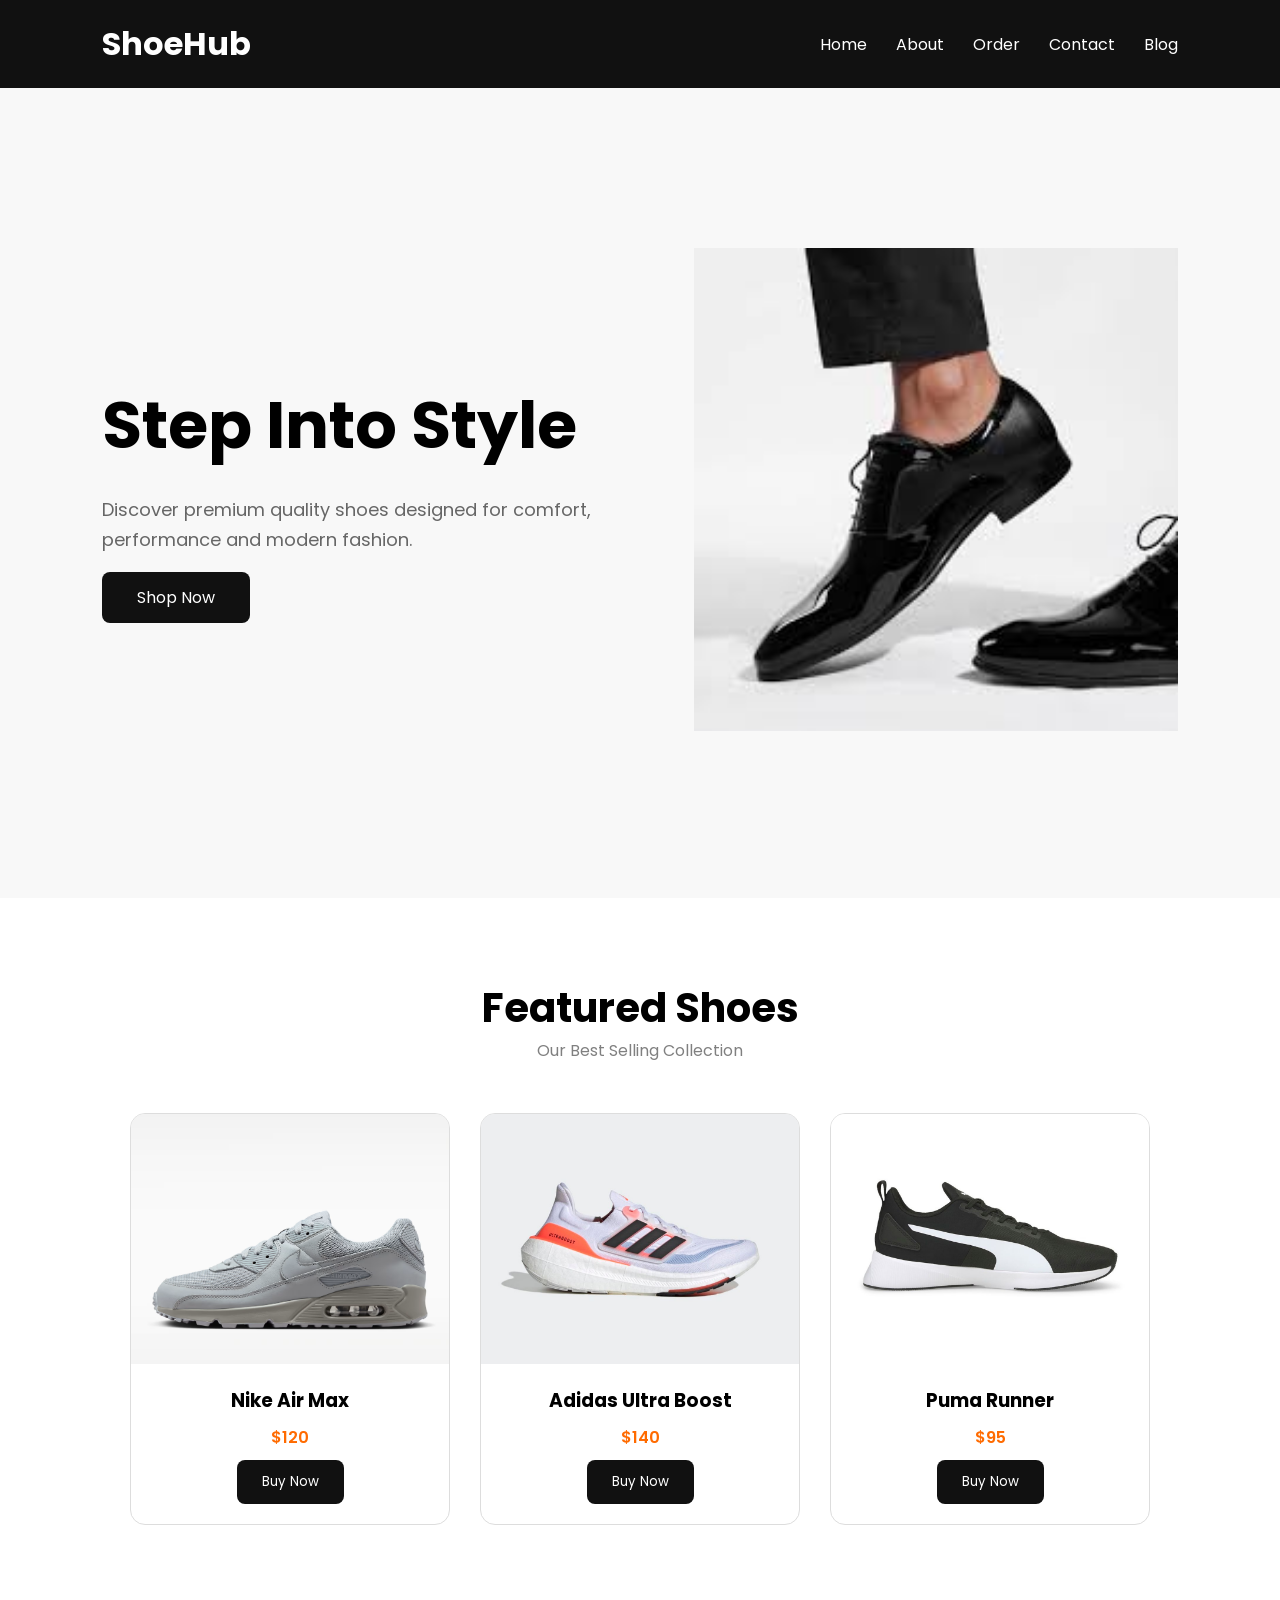
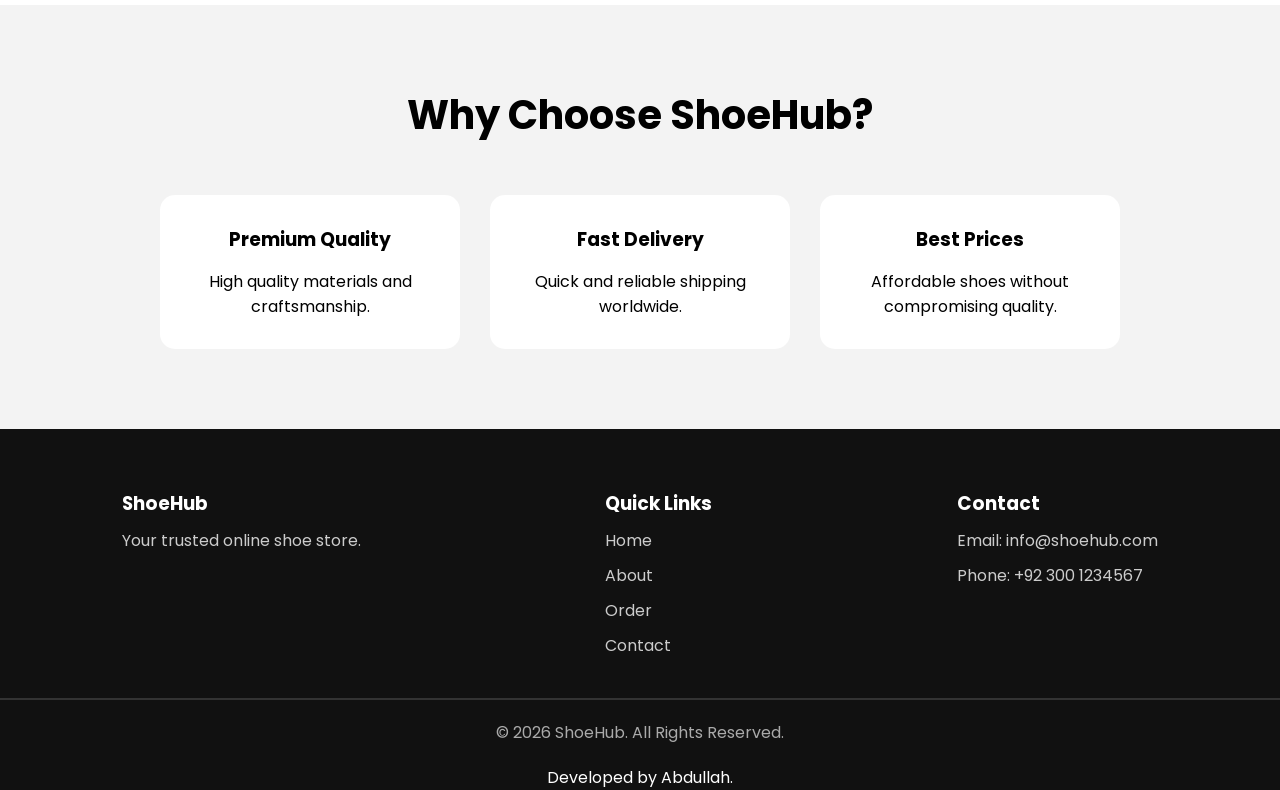
<file: index.html>
<!DOCTYPE html>
<html lang="en">

<head>
    <meta charset="UTF-8">
    <meta name="viewport" content="width=device-width, initial-scale=1.0">
    <title>ShoeHub - Home</title>

    <link rel="stylesheet" href="style.css">

    <link rel="preconnect" href="https://fonts.googleapis.com">
    <link href="https://fonts.googleapis.com/css2?family=Poppins:wght@300;400;500;600;700&display=swap"
        rel="stylesheet">
</head>

<body>

    <!-- Navbar -->

    <header>
        <nav>
            <h1 class="logo">ShoeHub</h1>

            <div class="nav-links">
                <a href="#">Home</a>
                <a href="about.html">About</a>
                <a href="order.html">Order</a>
                <a href="contact.html">Contact</a>
                <a href="blog.html">Blog</a>
            </div>
        </nav>
    </header>

    <!-- Hero Section -->

    <section class="hero">

        <div class="hero-text">
            <h1>Step Into Style</h1>

            <p>
                Discover premium quality shoes designed for comfort,
                performance and modern fashion.
            </p>

            <a href="order.html" class="btn">
                Shop Now
            </a>
        </div>

        <div class="hero-image">
            <img src="image/shoe1.jpg" alt="Shoe">
        </div>

    </section>

    <!-- Featured Products -->

    <section class="products">

        <div class="section-title">
            <h2>Featured Shoes</h2>
            <p>Our Best Selling Collection</p>
        </div>

        <div class="product-container">

            <div class="card">
                <img src="image/AIR+MAX+90.avif" alt="">
                <h3>Nike Air Max</h3>
                <p>$120</p>
                <button>Buy Now</button>
            </div>

            <div class="card">
                <img src="image/ultraboast.jpg" alt="">
                <h3>Adidas Ultra Boost</h3>
                <p>$140</p>
                <button>Buy Now</button>
            </div>

            <div class="card">
                <img src="image/puma runner.jpg" alt="">
                <h3>Puma Runner</h3>
                <p>$95</p>
                <button>Buy Now</button>
            </div>

        </div>

    </section>

    <!-- Why Choose Us -->

    <section class="why-us">

        <div class="section-title">
            <h2>Why Choose ShoeHub?</h2>
        </div>

        <div class="features">

            <div class="feature">
                <h3>Premium Quality</h3>
                <p>High quality materials and craftsmanship.</p>
            </div>

            <div class="feature">
                <h3>Fast Delivery</h3>
                <p>Quick and reliable shipping worldwide.</p>
            </div>

            <div class="feature">
                <h3>Best Prices</h3>
                <p>Affordable shoes without compromising quality.</p>
            </div>

        </div>

    </section>

    <!-- Footer -->

    <footer>

        <div class="footer-container">

            <div>
                <h3>ShoeHub</h3>
                <p>Your trusted online shoe store.</p>
            </div>

            <div>
                <h3>Quick Links</h3>

                <a href="#">Home</a>
                <a href="about.html">About</a>
                <a href="order.html">Order</a>
                <a href="contact.html">Contact</a>
            </div>

            <div>
                <h3>Contact</h3>

                <p>Email: info@shoehub.com</p>
                <p>Phone: +92 300 1234567</p>
            </div>

        </div>

        <hr>

        <p class="copyright">
            © 2026 ShoeHub. All Rights Reserved.
        </p>
<p id="develop">Developed by Abdullah.</p>
    </footer>

</body>

</html>
</file>
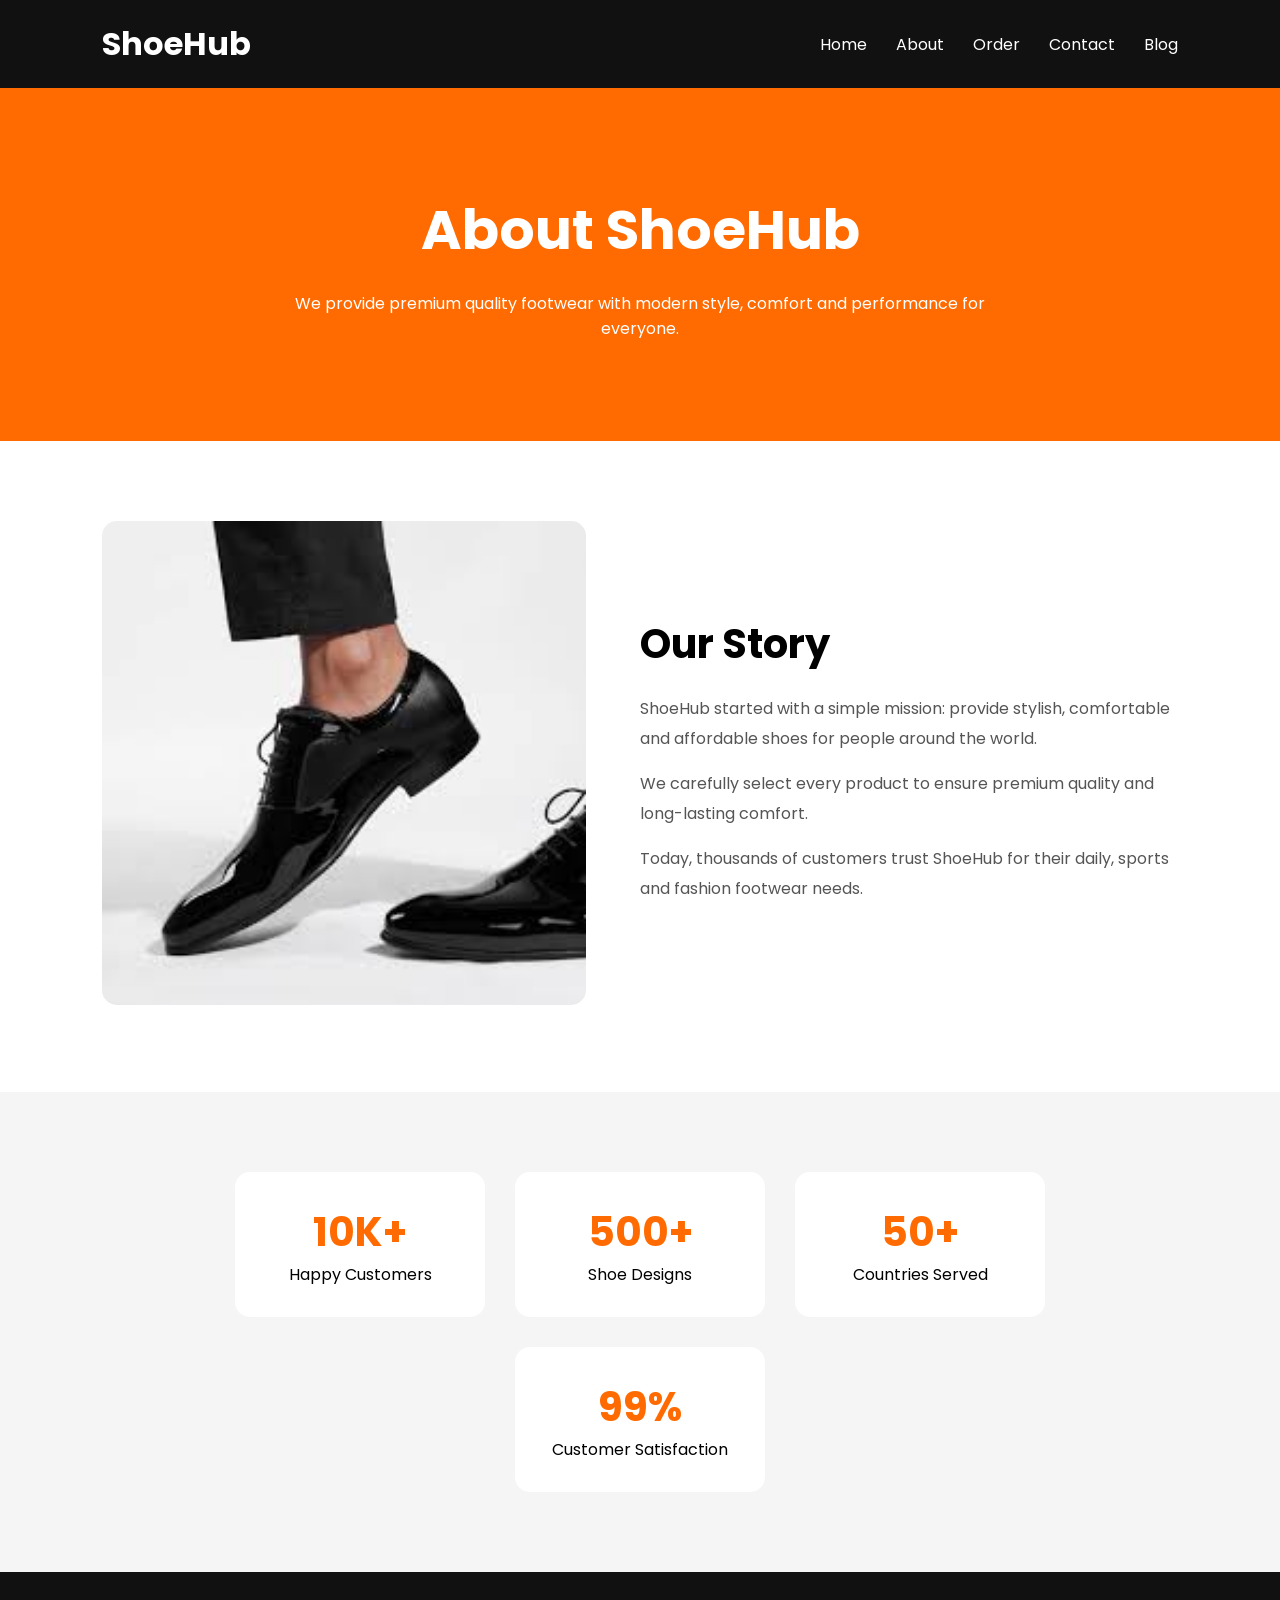
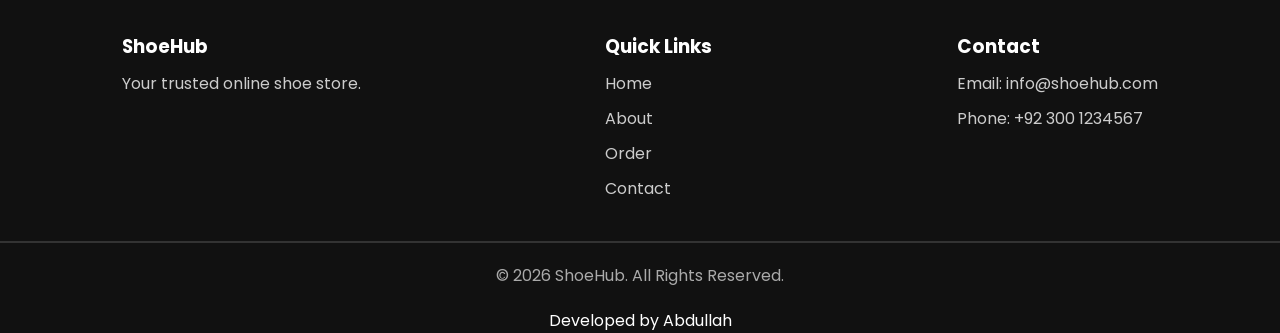
<file: about.html>
<!DOCTYPE html>
<html lang="en">

<head>
    <meta charset="UTF-8">
    <meta name="viewport" content="width=device-width, initial-scale=1.0">
    <title>About Us - ShoeHub</title>

    <link rel="stylesheet" href="about.css">

    <link rel="preconnect" href="https://fonts.googleapis.com">
    <link href="https://fonts.googleapis.com/css2?family=Poppins:wght@300;400;500;600;700&display=swap"
        rel="stylesheet">
</head>

<body>

    <header>
        <nav>
            <h1 class="logo">ShoeHub</h1>

            <div class="nav-links">
                <a href="index.html">Home</a>
                <a href="#">About</a>
                <a href="order.html">Order</a>
                <a href="contact.html">Contact</a>
                <a href="blog.html">Blog</a>
            </div>
        </nav>
    </header>

    <section class="hero">
        <h1>About ShoeHub</h1>
        <p>
            We provide premium quality footwear with modern style,
            comfort and performance for everyone.
        </p>
    </section>

    <section class="about-section">

        <div class="about-image">
            <img src="image/shoe1.jpg" alt="About ShoeHub">
        </div>

        <div class="about-content">
            <h2>Our Story</h2>

            <p>
                ShoeHub started with a simple mission: provide stylish,
                comfortable and affordable shoes for people around the world.
            </p>

            <p>
                We carefully select every product to ensure premium quality
                and long-lasting comfort.
            </p>

            <p>
                Today, thousands of customers trust ShoeHub for their daily,
                sports and fashion footwear needs.
            </p>
        </div>

    </section>

    <section class="stats">

        <div class="stat-box">
            <h2>10K+</h2>
            <p>Happy Customers</p>
        </div>

        <div class="stat-box">
            <h2>500+</h2>
            <p>Shoe Designs</p>
        </div>

        <div class="stat-box">
            <h2>50+</h2>
            <p>Countries Served</p>
        </div>

        <div class="stat-box">
            <h2>99%</h2>
            <p>Customer Satisfaction</p>
        </div>

    </section>

    <footer>

        <div class="footer-container">

            <div>
                <h3>ShoeHub</h3>
                <p>Your trusted online shoe store.</p>
            </div>

            <div>
                <h3>Quick Links</h3>

                <a href="index.html">Home</a>
                <a href="#">About</a>
                <a href="order.html">Order</a>
                <a href="contact.html">Contact</a>
            </div>

            <div>
                <h3>Contact</h3>

                <p>Email: info@shoehub.com</p>
                <p>Phone: +92 300 1234567</p>
            </div>

        </div>

        <hr>

        <p class="copyright">
            © 2026 ShoeHub. All Rights Reserved.
        </p>
<p id="develop">Developed by Abdullah</p>
    </footer>

</body>

</html>
</file>
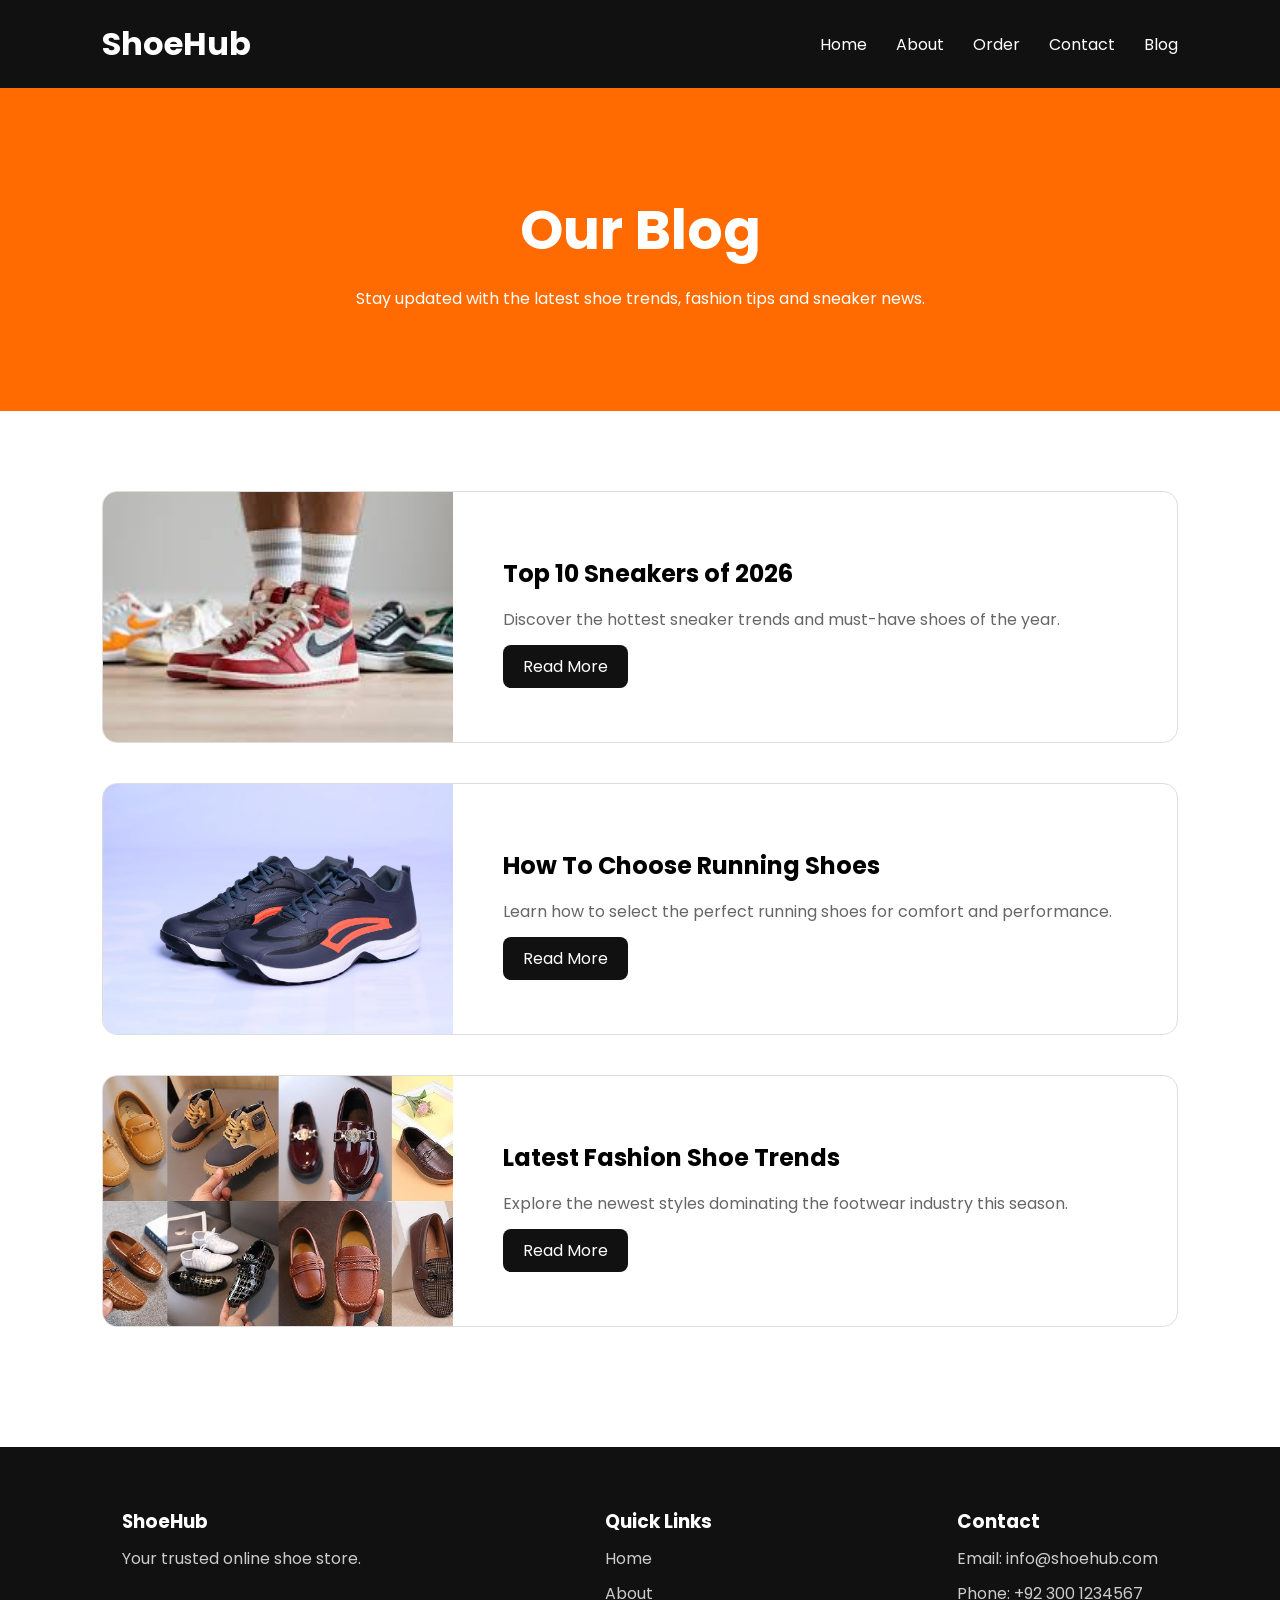
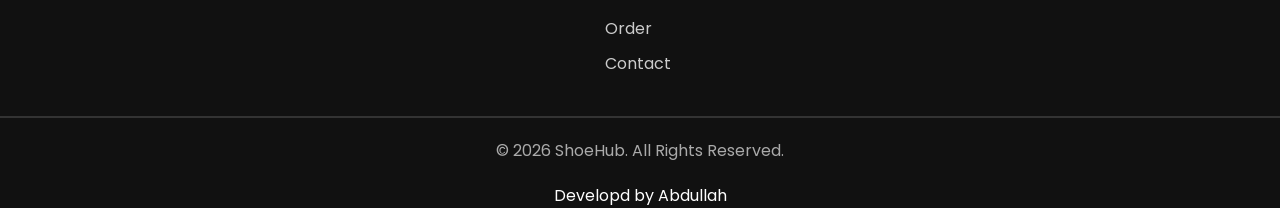
<file: blog.html>
<!DOCTYPE html>
<html lang="en">

<head>
    <meta charset="UTF-8">
    <meta name="viewport" content="width=device-width, initial-scale=1.0">
    <title>Blog - ShoeHub</title>

    <link rel="stylesheet" href="blog.css">

    <link rel="preconnect" href="https://fonts.googleapis.com">
    <link href="https://fonts.googleapis.com/css2?family=Poppins:wght@300;400;500;600;700&display=swap"
        rel="stylesheet">
</head>

<body>

    <header>
        <nav>
            <h1 class="logo">ShoeHub</h1>

            <div class="nav-links">
                <a href="index.html">Home</a>
                <a href="about.html">About</a>
                <a href="order.html">Order</a>
                <a href="contact.html">Contact</a>
                <a href="#">Blog</a>
            </div>
        </nav>
    </header>

    <section class="hero">
        <h1>Our Blog</h1>
        <p>
            Stay updated with the latest shoe trends,
            fashion tips and sneaker news.
        </p>
    </section>

    <section class="blog-section">

        <div class="blog-card">

            <img src="image/top10.jpg" alt="Blog Image">

            <div class="blog-content">
                <h2>Top 10 Sneakers of 2026</h2>

                <p>
                    Discover the hottest sneaker trends and
                    must-have shoes of the year.
                </p>

                <a href="#">Read More</a>
            </div>

        </div>

        <div class="blog-card">

            <img src="image/running.jpg" alt="Blog Image">

            <div class="blog-content">
                <h2>How To Choose Running Shoes</h2>

                <p>
                    Learn how to select the perfect running
                    shoes for comfort and performance.
                </p>

                <a href="#">Read More</a>
            </div>

        </div>

        <div class="blog-card">

            <img src="image/fasion.jpg" alt="Blog Image">

            <div class="blog-content">
                <h2>Latest Fashion Shoe Trends</h2>

                <p>
                    Explore the newest styles dominating
                    the footwear industry this season.
                </p>

                <a href="#">Read More</a>
            </div>

        </div>

    </section>

    <footer>

        <div class="footer-container">

            <div>
                <h3>ShoeHub</h3>
                <p>Your trusted online shoe store.</p>
            </div>

            <div>
                <h3>Quick Links</h3>

                <a href="index.html">Home</a>
                <a href="about.html">About</a>
                <a href="order.html">Order</a>
                <a href="contact.html">Contact</a>
            </div>

            <div>
                <h3>Contact</h3>

                <p>Email: info@shoehub.com</p>
                <p>Phone: +92 300 1234567</p>
            </div>

        </div>

        <hr>

        <p class="copyright">
            © 2026 ShoeHub. All Rights Reserved.
        </p>
<p id="develop">Developd by Abdullah</p>
    </footer>

</body>

</html>
</file>
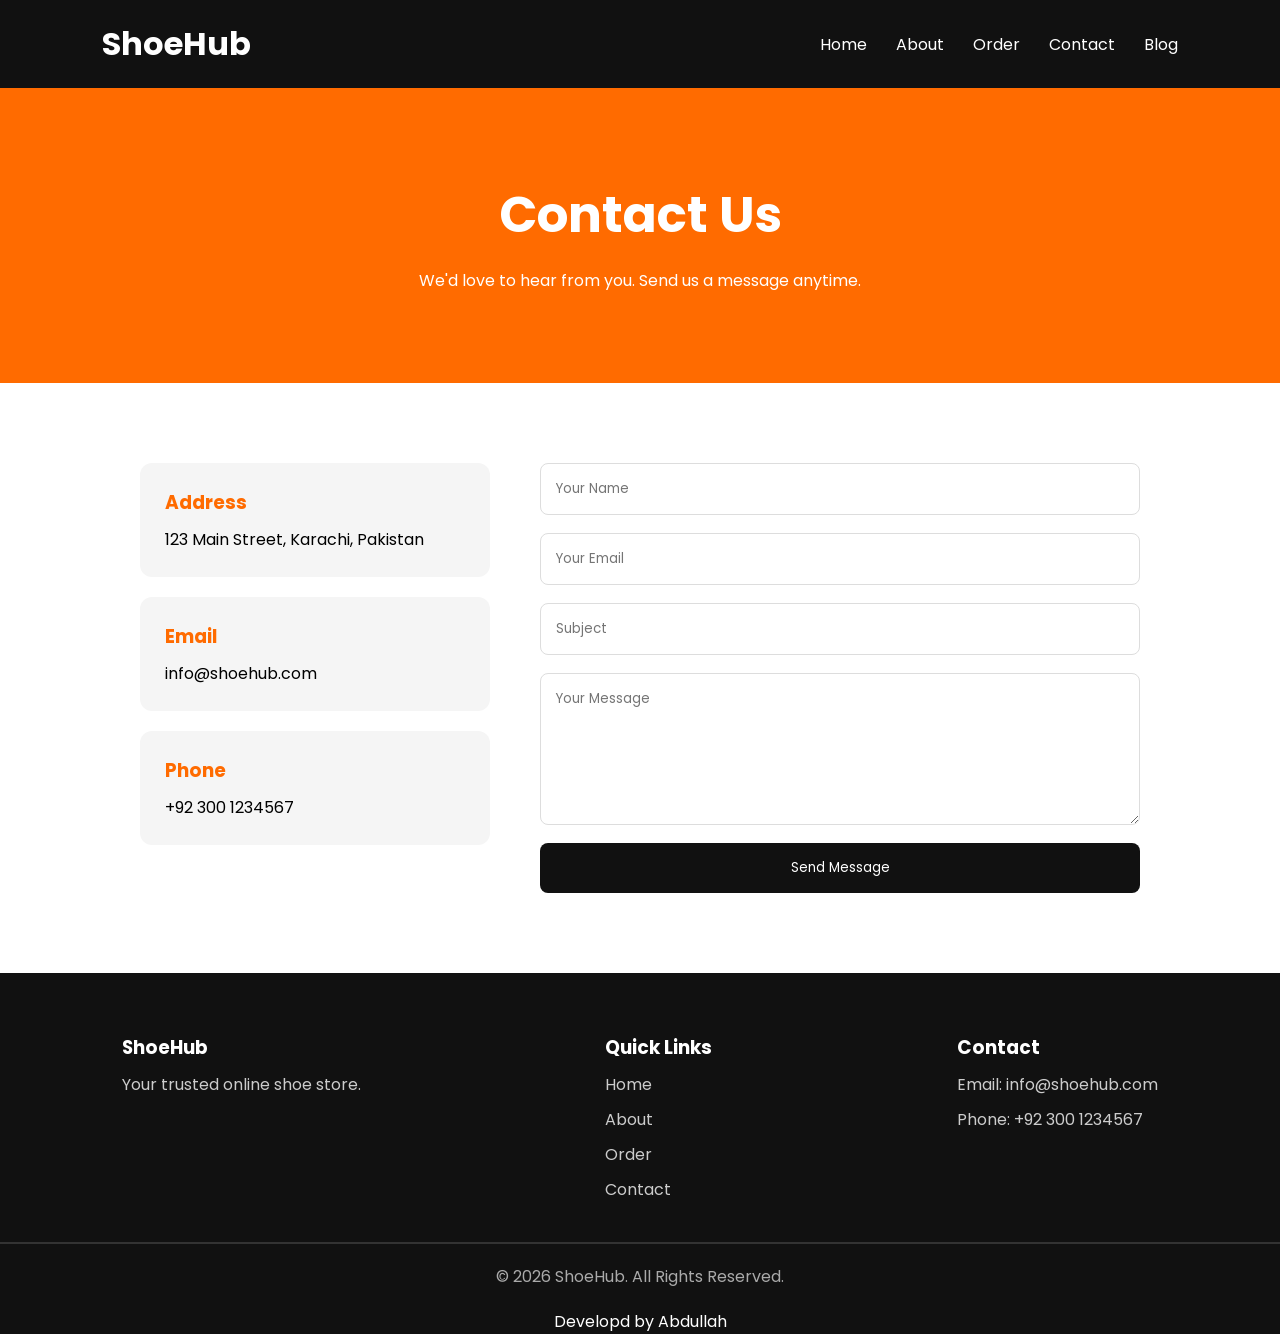
<file: contact.html>
<!DOCTYPE html>
<html lang="en">

<head>
    <meta charset="UTF-8">
    <meta name="viewport" content="width=device-width, initial-scale=1.0">
    <title>Contact Us - ShoeHub</title>

    <link rel="stylesheet" href="contact.css">

    <link rel="preconnect" href="https://fonts.googleapis.com">
    <link href="https://fonts.googleapis.com/css2?family=Poppins:wght@300;400;500;600;700&display=swap"
        rel="stylesheet">
</head>

<body>

    <header>
        <nav>
            <h1 class="logo">ShoeHub</h1>

            <div class="nav-links">
                <a href="index.html">Home</a>
                <a href="about.html">About</a>
                <a href="order.html">Order</a>
                <a href="#">Contact</a>
                <a href="blog.html">Blog</a>
            </div>
        </nav>
    </header>

    <section class="hero">
        <h1>Contact Us</h1>
        <p>We'd love to hear from you. Send us a message anytime.</p>
    </section>

    <section class="contact-section">

        <div class="contact-info">

            <div class="info-box">
                <h3>Address</h3>
                <p>123 Main Street, Karachi, Pakistan</p>
            </div>

            <div class="info-box">
                <h3>Email</h3>
                <p>info@shoehub.com</p>
            </div>

            <div class="info-box">
                <h3>Phone</h3>
                <p>+92 300 1234567</p>
            </div>

        </div>

        <form class="contact-form">

            <input type="text" placeholder="Your Name" required>

            <input type="email" placeholder="Your Email" required>

            <input type="text" placeholder="Subject" required>

            <textarea rows="6" placeholder="Your Message"></textarea>

            <button type="submit">Send Message</button>

        </form>

    </section>

    <footer>

        <div class="footer-container">

            <div>
                <h3>ShoeHub</h3>
                <p>Your trusted online shoe store.</p>
            </div>

            <div>
                <h3>Quick Links</h3>

                <a href="index.html">Home</a>
                <a href="about.html">About</a>
                <a href="order.html">Order</a>
                <a href="#">Contact</a>
            </div>

            <div>
                <h3>Contact</h3>

                <p>Email: info@shoehub.com</p>
                <p>Phone: +92 300 1234567</p>
            </div>

        </div>

        <hr>

        <p class="copyright">
            © 2026 ShoeHub. All Rights Reserved.
        </p>
<p id="develop">Developd by Abdullah</p>
    </footer>

</body>

</html>
</file>
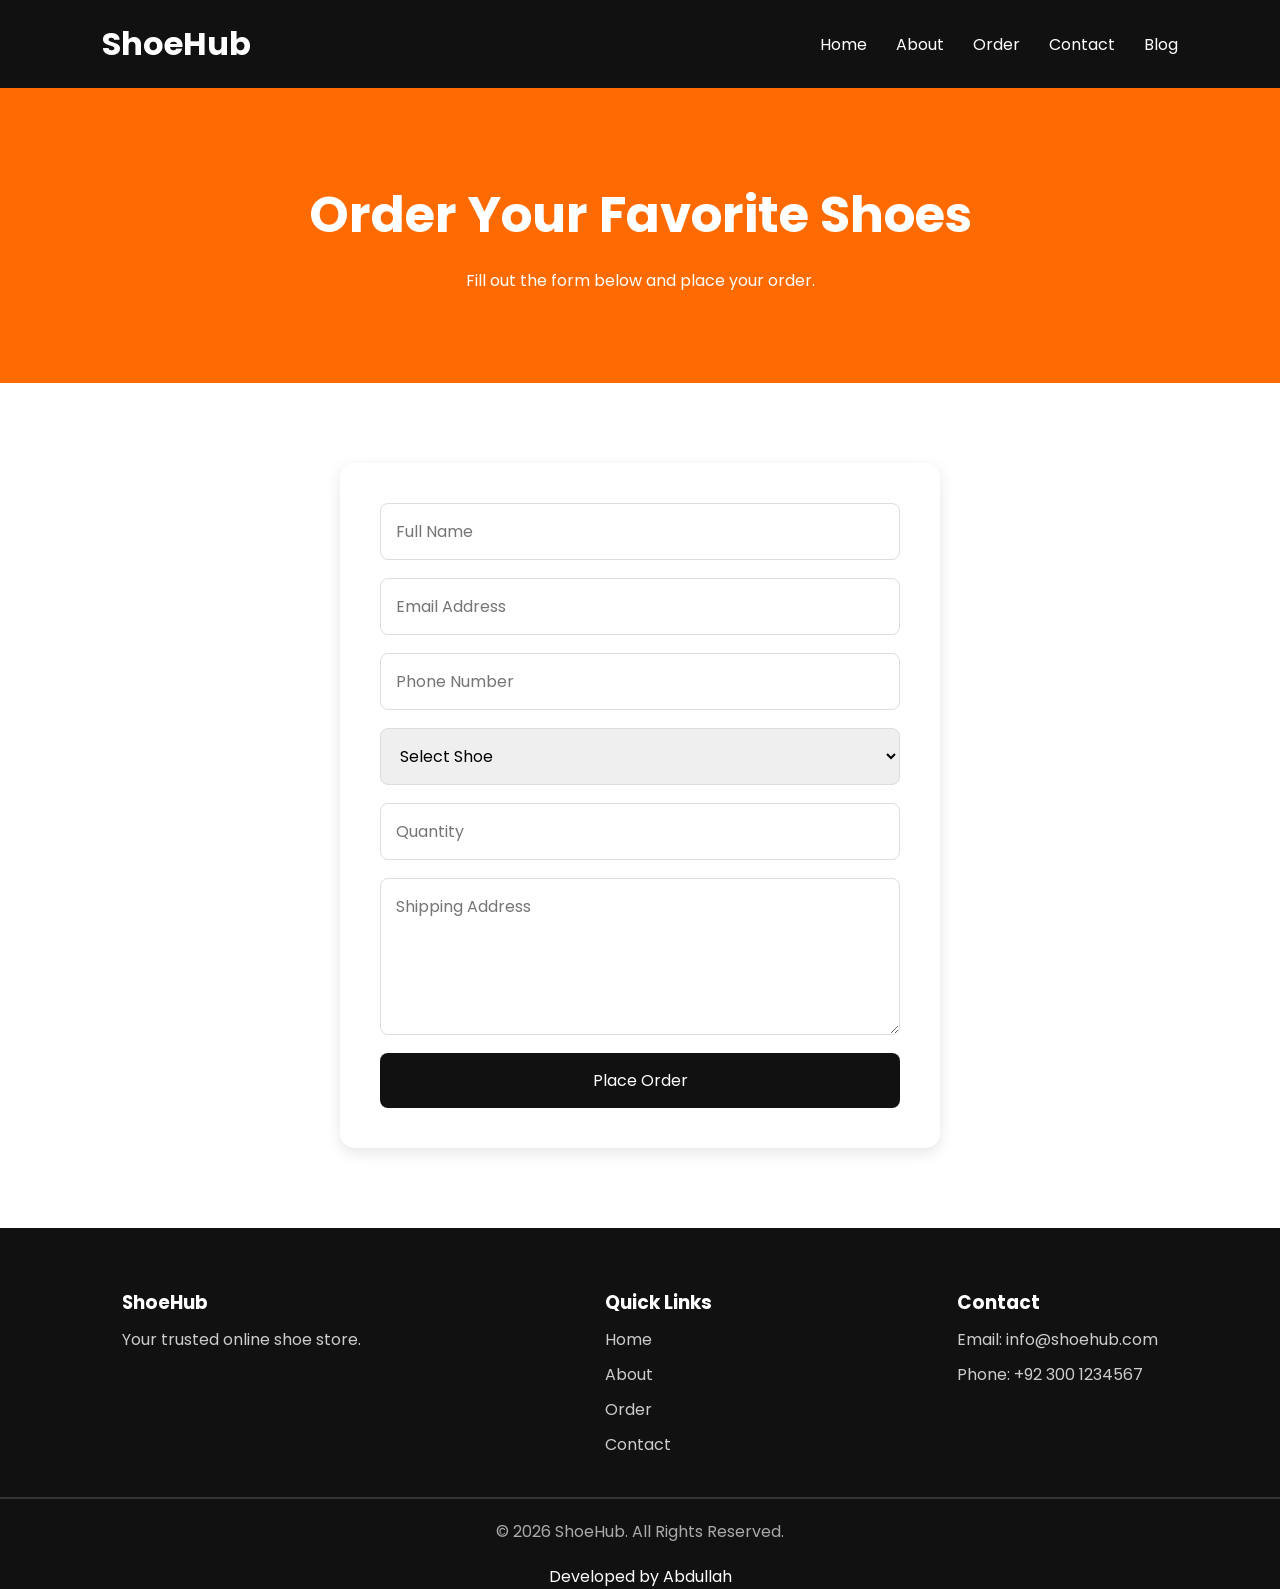
<file: order.html>
<!DOCTYPE html>
<html lang="en">

<head>
    <meta charset="UTF-8">
    <meta name="viewport" content="width=device-width, initial-scale=1.0">
    <title>Order Shoes - ShoeHub</title>

    <link rel="stylesheet" href="order.css">

    <link rel="preconnect" href="https://fonts.googleapis.com">
    <link href="https://fonts.googleapis.com/css2?family=Poppins:wght@300;400;500;600;700&display=swap"
        rel="stylesheet">
</head>

<body>

    <header>
        <nav>
            <h1 class="logo">ShoeHub</h1>

            <div class="nav-links">
                <a href="index.html">Home</a>
                <a href="about.html">About</a>
                <a href="#">Order</a>
                <a href="contact.html">Contact</a>
                <a href="blog.html">Blog</a>
            </div>
        </nav>
    </header>

    <section class="hero">
        <h1>Order Your Favorite Shoes</h1>
        <p>Fill out the form below and place your order.</p>
    </section>

    <section class="order-section">

        <form class="order-form">

            <input type="text" placeholder="Full Name" required>

            <input type="email" placeholder="Email Address" required>

            <input type="tel" placeholder="Phone Number" required>

            <select required>
                <option>Select Shoe</option>
                <option>Nike Air Max</option>
                <option>Adidas Ultra Boost</option>
                <option>Puma Runner</option>
                <option>Jordan Retro</option>
            </select>

            <input type="number" placeholder="Quantity" required>

            <textarea rows="5" placeholder="Shipping Address"></textarea>

            <button type="submit">Place Order</button>

        </form>

    </section>

    <footer>

        <div class="footer-container">

            <div>
                <h3>ShoeHub</h3>
                <p>Your trusted online shoe store.</p>
            </div>

            <div>
                <h3>Quick Links</h3>

                <a href="index.html">Home</a>
                <a href="about.html">About</a>
                <a href="#">Order</a>
                <a href="contact.html">Contact</a>
            </div>

            <div>
                <h3>Contact</h3>

                <p>Email: info@shoehub.com</p>
                <p>Phone: +92 300 1234567</p>
            </div>

        </div>

        <hr>

        <p class="copyright">
            © 2026 ShoeHub. All Rights Reserved.
        </p>
<p id="develop">Developed by Abdullah</p>
    </footer>

</body>

</html>
</file>
<file: style.css>
*{
    margin:0;
    padding:0;
    box-sizing:border-box;
    font-family:'Poppins',sans-serif;
}

body{
    background:#fff;
}

/* Navbar */

nav{
    display:flex;
    justify-content:space-between;
    align-items:center;
    padding:20px 8%;
    background:#111;
}

.logo{
    color:white;
    font-size:32px;
}

.nav-links a{
    color:white;
    text-decoration:none;
    margin-left:25px;
    transition:.3s;
}

.nav-links a:hover{
    color:#ff6b00;
}

/* Hero */

.hero{
    min-height:90vh;
    display:flex;
    align-items:center;
    justify-content:space-between;
    padding:60px 8%;
    background:#f8f8f8;
}

.hero-text{
    width:50%;
}

.hero-text h1{
    font-size:65px;
    margin-bottom:20px;
}

.hero-text p{
    font-size:18px;
    line-height:30px;
    margin-bottom:30px;
    color:#666;
}

.btn{
    text-decoration:none;
    color:white;
    background:#111;
    padding:14px 35px;
    border-radius:8px;
}

.hero-image{
    width:45%;
}

.hero-image img{
    width:100%;
}

/* Products */

.products{
    padding:80px 8%;
}

.section-title{
    text-align:center;
    margin-bottom:50px;
}

.section-title h2{
    font-size:40px;
}

.section-title p{
    color:gray;
}

.product-container{
    display:flex;
    justify-content:center;
    gap:30px;
    flex-wrap:wrap;
}

.card{
    width:320px;
    border:1px solid #ddd;
    border-radius:15px;
    overflow:hidden;
    text-align:center;
    padding-bottom:20px;
}

.card img{
    width:100%;
    height:250px;
    object-fit:cover;
}

.card h3{
    margin-top:15px;
}

.card p{
    margin:10px 0;
    color:#ff6b00;
    font-weight:600;
}

.card button{
    padding:12px 25px;
    border:none;
    background:#111;
    color:white;
    border-radius:8px;
    cursor:pointer;
}

/* Features */

.why-us{
    padding:80px 8%;
    background:#f3f3f3;
}

.features{
    display:flex;
    justify-content:center;
    gap:30px;
    flex-wrap:wrap;
}

.feature{
    width:300px;
    background:white;
    padding:30px;
    border-radius:15px;
    text-align:center;
}

.feature h3{
    margin-bottom:15px;
}

/* Footer */

footer{
    background:#111;
    color:white;
    padding-top:60px;
}

.footer-container{
    display:flex;
    justify-content:space-around;
    flex-wrap:wrap;
    padding-bottom:40px;
}

.footer-container div{
    display:flex;
    flex-direction:column;
}

.footer-container a{
    color:#ccc;
    text-decoration:none;
    margin-top:10px;
}

.footer-container p{
    margin-top:10px;
    color:#ccc;
}

hr{
    border:1px solid #333;
}

.copyright{
    text-align:center;
    padding:20px;
    color:#aaa;
}
#develop{
    text-align: center;
}
</file>
<file: about.css>
*{
    margin:0;
    padding:0;
    box-sizing:border-box;
    font-family:'Poppins',sans-serif;
}

nav{
    display:flex;
    justify-content:space-between;
    align-items:center;
    padding:20px 8%;
    background:#111;
}

.logo{
    color:white;
    font-size:32px;
}

.nav-links a{
    color:white;
    text-decoration:none;
    margin-left:25px;
}

.hero{
    background:#ff6b00;
    color:white;
    text-align:center;
    padding:100px 20px;
}

.hero h1{
    font-size:55px;
    margin-bottom:20px;
}

.hero p{
    max-width:700px;
    margin:auto;
}

.about-section{
    padding:80px 8%;
    display:flex;
    justify-content:space-between;
    align-items:center;
    gap:50px;
}

.about-image{
    width:45%;
}

.about-image img{
    width:100%;
    border-radius:15px;
}

.about-content{
    width:50%;
}

.about-content h2{
    font-size:40px;
    margin-bottom:20px;
}

.about-content p{
    line-height:30px;
    margin-bottom:15px;
    color:#555;
}

.stats{
    padding:80px 8%;
    background:#f5f5f5;
    display:flex;
    justify-content:center;
    gap:30px;
    flex-wrap:wrap;
}

.stat-box{
    width:250px;
    background:white;
    padding:30px;
    border-radius:15px;
    text-align:center;
}

.stat-box h2{
    color:#ff6b00;
    font-size:40px;
}

footer{
    background:#111;
    color:white;
    padding-top:60px;
}

.footer-container{
    display:flex;
    justify-content:space-around;
    flex-wrap:wrap;
    padding-bottom:40px;
}

.footer-container div{
    display:flex;
    flex-direction:column;
}

.footer-container a{
    color:#ccc;
    text-decoration:none;
    margin-top:10px;
}

.footer-container p{
    color:#ccc;
    margin-top:10px;
}

hr{
    border:1px solid #333;
}

.copyright{
    text-align:center;
    padding:20px;
    color:#aaa;
}
#develop{
    text-align: center;
}
</file>
<file: blog.css>
*{
    margin:0;
    padding:0;
    box-sizing:border-box;
    font-family:'Poppins',sans-serif;
}

nav{
    display:flex;
    justify-content:space-between;
    align-items:center;
    padding:20px 8%;
    background:#111;
}

.logo{
    color:white;
    font-size:32px;
}

.nav-links a{
    color:white;
    text-decoration:none;
    margin-left:25px;
}

.hero{
    background:#ff6b00;
    color:white;
    text-align:center;
    padding:100px 20px;
}

.hero h1{
    font-size:55px;
    margin-bottom:15px;
}

.hero p{
    max-width:700px;
    margin:auto;
}

.blog-section{
    padding:80px 8%;
}

.blog-card{
    display:flex;
    align-items:center;
    gap:30px;
    margin-bottom:40px;
    border:1px solid #ddd;
    border-radius:15px;
    overflow:hidden;
    background:white;
}

.blog-card img{
    width:350px;
    height:250px;
    object-fit:cover;
}

.blog-content{
    padding:20px;
}

.blog-content h2{
    margin-bottom:15px;
}

.blog-content p{
    color:#666;
    line-height:28px;
    margin-bottom:20px;
}

.blog-content a{
    text-decoration:none;
    background:#111;
    color:white;
    padding:10px 20px;
    border-radius:8px;
}

.blog-content a:hover{
    background:#ff6b00;
}

footer{
    background:#111;
    color:white;
    padding-top:60px;
}

.footer-container{
    display:flex;
    justify-content:space-around;
    flex-wrap:wrap;
    padding-bottom:40px;
}

.footer-container div{
    display:flex;
    flex-direction:column;
}

.footer-container a{
    color:#ccc;
    text-decoration:none;
    margin-top:10px;
}

.footer-container p{
    color:#ccc;
    margin-top:10px;
}

hr{
    border:1px solid #333;
}

.copyright{
    text-align:center;
    padding:20px;
    color:#aaa;
}
#develop{
    text-align: center;
}
</file>
<file: contact.css>
*{
    margin:0;
    padding:0;
    box-sizing:border-box;
    font-family:'Poppins',sans-serif;
}

nav{
    display:flex;
    justify-content:space-between;
    align-items:center;
    padding:20px 8%;
    background:#111;
}

.logo{
    color:white;
    font-size:32px;
}

.nav-links a{
    color:white;
    text-decoration:none;
    margin-left:25px;
}

.hero{
    background:#ff6b00;
    color:white;
    text-align:center;
    padding:90px 20px;
}

.hero h1{
    font-size:50px;
    margin-bottom:15px;
}

.contact-section{
    padding:80px 8%;
    display:flex;
    justify-content:center;
    gap:50px;
    flex-wrap:wrap;
}

.contact-info{
    width:350px;
}

.info-box{
    background:#f5f5f5;
    padding:25px;
    border-radius:12px;
    margin-bottom:20px;
}

.info-box h3{
    margin-bottom:10px;
    color:#ff6b00;
}

.contact-form{
    width:600px;
    display:flex;
    flex-direction:column;
    gap:18px;
}

.contact-form input,
.contact-form textarea{
    padding:15px;
    border:1px solid #ddd;
    border-radius:8px;
}

.contact-form button{
    padding:15px;
    border:none;
    background:#111;
    color:white;
    border-radius:8px;
    cursor:pointer;
}

.contact-form button:hover{
    background:#ff6b00;
}

footer{
    background:#111;
    color:white;
    padding-top:60px;
}

.footer-container{
    display:flex;
    justify-content:space-around;
    flex-wrap:wrap;
    padding-bottom:40px;
}

.footer-container div{
    display:flex;
    flex-direction:column;
}

.footer-container a{
    color:#ccc;
    text-decoration:none;
    margin-top:10px;
}

.footer-container p{
    color:#ccc;
    margin-top:10px;
}

hr{
    border:1px solid #333;
}

.copyright{
    text-align:center;
    padding:20px;
    color:#aaa;
}
#develop{
    text-align: center;
}
</file>
<file: order.css>
*{
    margin:0;
    padding:0;
    box-sizing:border-box;
    font-family:'Poppins',sans-serif;
}

nav{
    display:flex;
    justify-content:space-between;
    align-items:center;
    padding:20px 8%;
    background:#111;
}

.logo{
    color:white;
    font-size:32px;
}

.nav-links a{
    color:white;
    text-decoration:none;
    margin-left:25px;
}

.hero{
    background:#ff6b00;
    color:white;
    text-align:center;
    padding:90px 20px;
}

.hero h1{
    font-size:50px;
    margin-bottom:15px;
}

.order-section{
    padding:80px 8%;
    display:flex;
    justify-content:center;
}

.order-form{
    width:600px;
    display:flex;
    flex-direction:column;
    gap:18px;
    background:white;
    padding:40px;
    border-radius:15px;
    box-shadow:0 5px 15px rgba(0,0,0,0.1);
}

.order-form input,
.order-form select,
.order-form textarea{
    padding:15px;
    border:1px solid #ddd;
    border-radius:8px;
    font-size:16px;
}

.order-form button{
    padding:15px;
    border:none;
    background:#111;
    color:white;
    font-size:16px;
    border-radius:8px;
    cursor:pointer;
}

.order-form button:hover{
    background:#ff6b00;
}

footer{
    background:#111;
    color:white;
    padding-top:60px;
}

.footer-container{
    display:flex;
    justify-content:space-around;
    flex-wrap:wrap;
    padding-bottom:40px;
}

.footer-container div{
    display:flex;
    flex-direction:column;
}

.footer-container a{
    color:#ccc;
    text-decoration:none;
    margin-top:10px;
}

.footer-container p{
    color:#ccc;
    margin-top:10px;
}

hr{
    border:1px solid #333;
}

.copyright{
    text-align:center;
    padding:20px;
    color:#aaa;
}
#develop{
    text-align: center;
}
</file>
